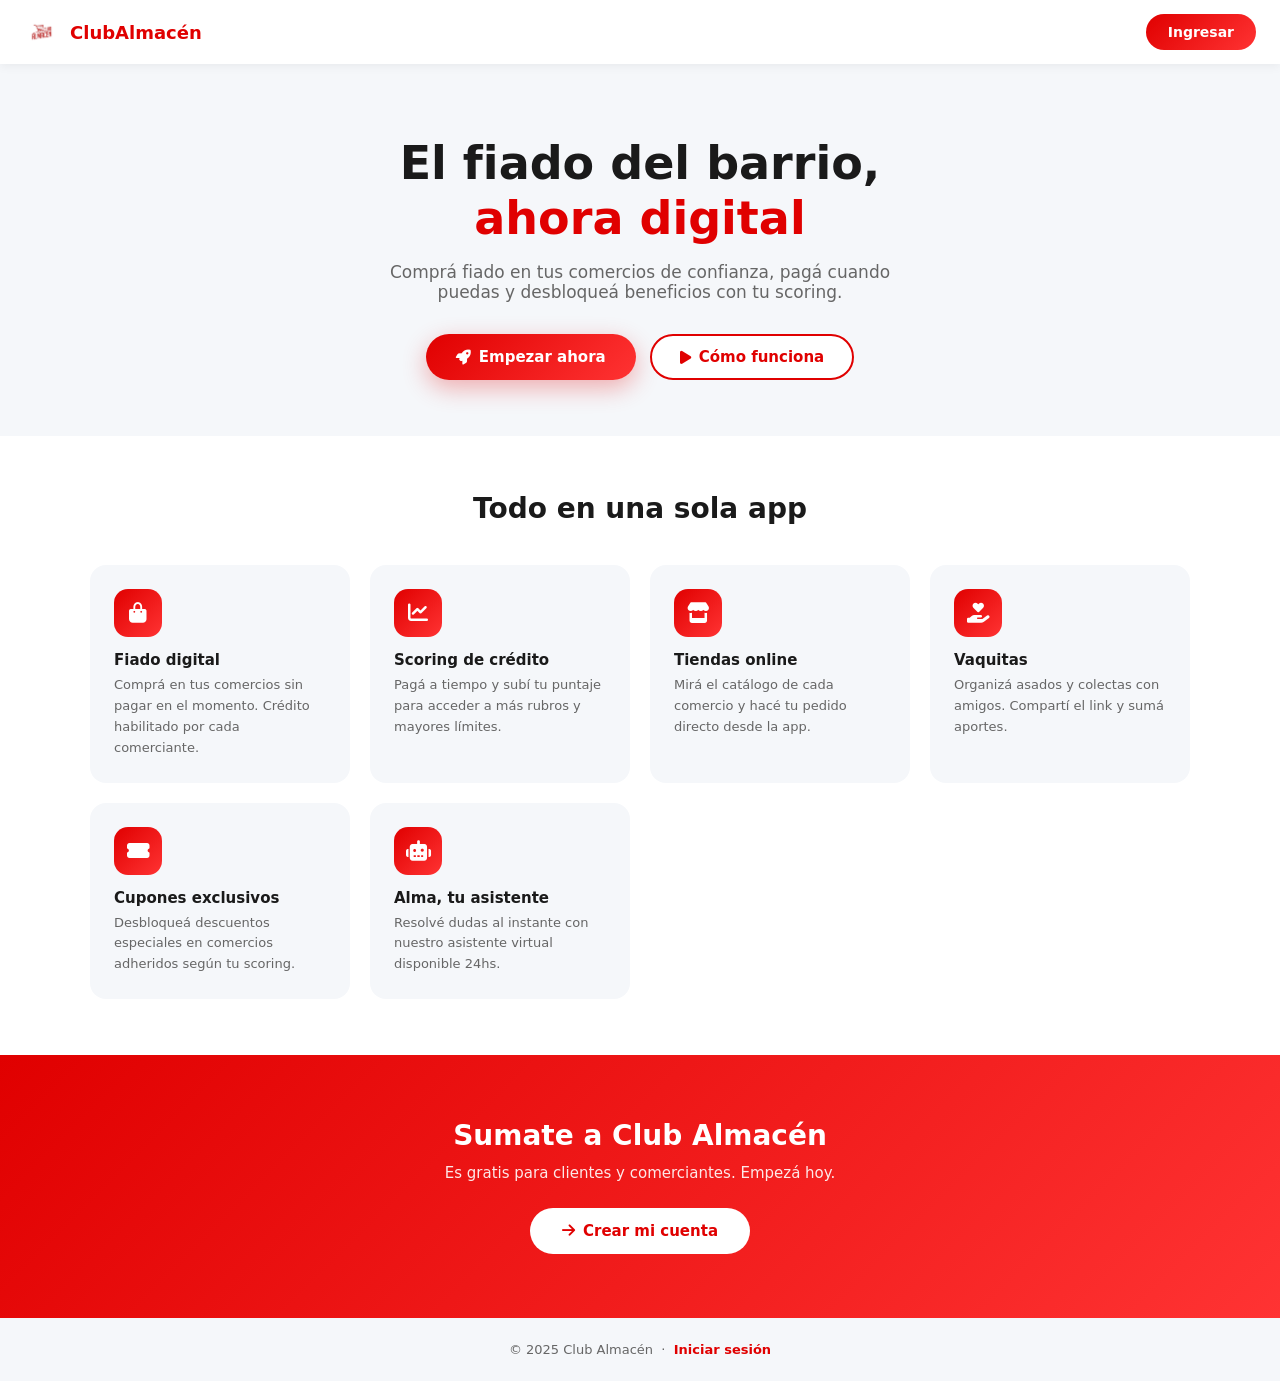
<file: index.html>
<!DOCTYPE html>
<html lang="es">
<head>
    <meta charset="UTF-8"/>
    <meta name="viewport" content="width=device-width, initial-scale=1.0"/>
    <meta name="theme-color" content="#e00000"/>
    <meta name="description" content="Club Almacén – El fiado del barrio, ahora digital"/>
    <title>ClubAlmacén</title>
    <link rel="manifest" href="manifest.json"/>
    <link rel="icon" href="logo_club_almacen_rojo.png"/>
    <link rel="stylesheet" href="https://cdnjs.cloudflare.com/ajax/libs/font-awesome/6.4.0/css/all.min.css">
    <style>
        *{margin:0;padding:0;box-sizing:border-box}
        body{font-family:system-ui,sans-serif;background:#f5f7fa;color:#1a1a1a}
        nav{background:white;padding:14px 24px;display:flex;justify-content:space-between;align-items:center;box-shadow:0 2px 10px rgba(0,0,0,0.06);position:sticky;top:0;z-index:10}
        .nav-logo{display:flex;align-items:center;gap:10px}
        .nav-logo img{height:36px}
        .nav-logo span{font-size:18px;font-weight:800;color:#e00000}
        .btn-nav{background:linear-gradient(135deg,#e00000,#ff3333);color:white;padding:10px 22px;border-radius:50px;text-decoration:none;font-weight:700;font-size:14px}
        .hero{padding:72px 24px 56px;text-align:center;max-width:800px;margin:0 auto}
        .hero h1{font-size:clamp(26px,5vw,46px);font-weight:800;line-height:1.2;margin-bottom:16px}
        .hero h1 span{color:#e00000}
        .hero p{font-size:17px;color:#666;margin-bottom:32px;max-width:520px;margin-left:auto;margin-right:auto}
        .hero-btns{display:flex;gap:14px;justify-content:center;flex-wrap:wrap}
        .btn-primary{background:linear-gradient(135deg,#e00000,#ff3333);color:white;padding:14px 30px;border-radius:50px;text-decoration:none;font-weight:700;font-size:15px;display:inline-flex;align-items:center;gap:8px;box-shadow:0 8px 24px rgba(224,0,0,0.3)}
        .btn-secondary{background:white;color:#e00000;border:2px solid #e00000;padding:12px 28px;border-radius:50px;text-decoration:none;font-weight:700;font-size:15px;display:inline-flex;align-items:center;gap:8px}
        .features{padding:56px 24px;background:white}
        .features h2{text-align:center;font-size:28px;font-weight:800;margin-bottom:40px}
        .features-grid{display:grid;grid-template-columns:repeat(auto-fit,minmax(240px,1fr));gap:20px;max-width:1100px;margin:0 auto}
        .feature-card{background:#f5f7fa;border-radius:16px;padding:24px;transition:transform 0.2s}
        .feature-card:hover{transform:translateY(-4px)}
        .feature-icon{width:48px;height:48px;border-radius:14px;background:linear-gradient(135deg,#e00000,#ff3333);color:white;display:flex;align-items:center;justify-content:center;font-size:20px;margin-bottom:14px}
        .feature-card h3{font-size:15px;font-weight:700;margin-bottom:6px}
        .feature-card p{font-size:13px;color:#666;line-height:1.6}
        .cta{padding:64px 24px;text-align:center;background:linear-gradient(135deg,#e00000,#ff3333);color:white}
        .cta h2{font-size:28px;font-weight:800;margin-bottom:12px}
        .cta p{font-size:15px;opacity:0.9;margin-bottom:26px}
        .btn-white{background:white;color:#e00000;padding:14px 32px;border-radius:50px;text-decoration:none;font-weight:800;font-size:15px;display:inline-flex;align-items:center;gap:8px}
        footer{text-align:center;padding:24px;font-size:13px;color:#666}
        footer a{color:#e00000;font-weight:600;text-decoration:none}
    </style>
</head>
<body>
<nav>
    <div class="nav-logo">
        <img src="logo_club_almacen_rojo.png" alt="ClubAlmacén">
        <span>ClubAlmacén</span>
    </div>
    <a href="login.html" class="btn-nav">Ingresar</a>
</nav>

<section class="hero">
    <h1>El fiado del barrio,<br><span>ahora digital</span></h1>
    <p>Comprá fiado en tus comercios de confianza, pagá cuando puedas y desbloqueá beneficios con tu scoring.</p>
    <div class="hero-btns">
        <a href="login.html" class="btn-primary"><i class="fas fa-rocket"></i> Empezar ahora</a>
        <a href="#como-funciona" class="btn-secondary"><i class="fas fa-play"></i> Cómo funciona</a>
    </div>
</section>

<section class="features" id="como-funciona">
    <h2>Todo en una sola app</h2>
    <div class="features-grid">
        <div class="feature-card">
            <div class="feature-icon"><i class="fas fa-shopping-bag"></i></div>
            <h3>Fiado digital</h3>
            <p>Comprá en tus comercios sin pagar en el momento. Crédito habilitado por cada comerciante.</p>
        </div>
        <div class="feature-card">
            <div class="feature-icon"><i class="fas fa-chart-line"></i></div>
            <h3>Scoring de crédito</h3>
            <p>Pagá a tiempo y subí tu puntaje para acceder a más rubros y mayores límites.</p>
        </div>
        <div class="feature-card">
            <div class="feature-icon"><i class="fas fa-store"></i></div>
            <h3>Tiendas online</h3>
            <p>Mirá el catálogo de cada comercio y hacé tu pedido directo desde la app.</p>
        </div>
        <div class="feature-card">
            <div class="feature-icon"><i class="fas fa-hand-holding-heart"></i></div>
            <h3>Vaquitas</h3>
            <p>Organizá asados y colectas con amigos. Compartí el link y sumá aportes.</p>
        </div>
        <div class="feature-card">
            <div class="feature-icon"><i class="fas fa-ticket-alt"></i></div>
            <h3>Cupones exclusivos</h3>
            <p>Desbloqueá descuentos especiales en comercios adheridos según tu scoring.</p>
        </div>
        <div class="feature-card">
            <div class="feature-icon"><i class="fas fa-robot"></i></div>
            <h3>Alma, tu asistente</h3>
            <p>Resolvé dudas al instante con nuestro asistente virtual disponible 24hs.</p>
        </div>
    </div>
</section>

<section class="cta">
    <h2>Sumate a Club Almacén</h2>
    <p>Es gratis para clientes y comerciantes. Empezá hoy.</p>
    <a href="login.html" class="btn-white"><i class="fas fa-arrow-right"></i> Crear mi cuenta</a>
</section>

<footer>
    <p>© 2025 Club Almacén &nbsp;·&nbsp; <a href="login.html">Iniciar sesión</a></p>
</footer>
</body>
</html>
</file>
